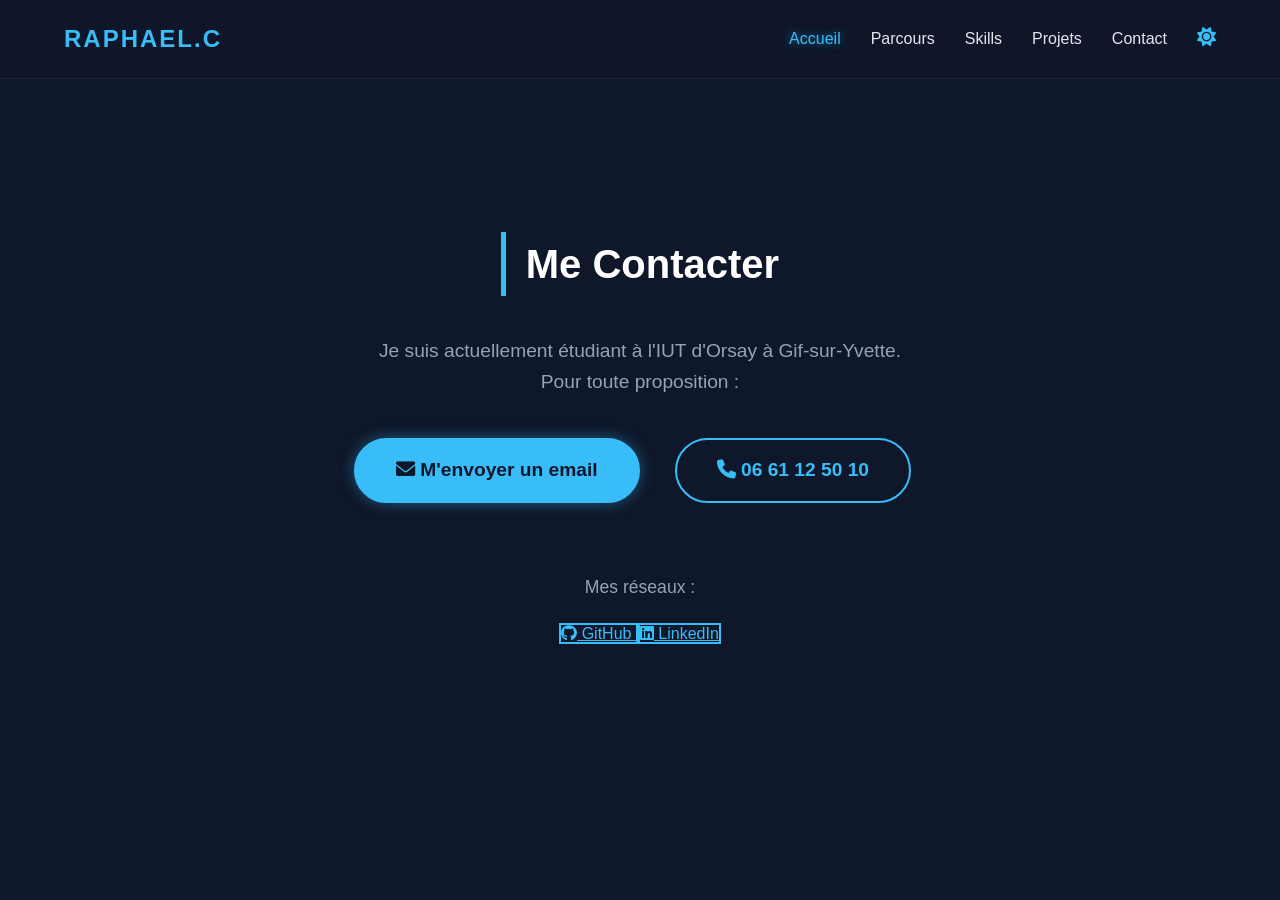
<file: contact.html>
<!DOCTYPE html>
<html lang="fr">
<head>
    <meta charset="UTF-8">
    <meta name="viewport" content="width=device-width, initial-scale=1.0">
    <title>Contact - Raphael Chichportich</title>
    <link rel="stylesheet" href="css/style.css">
    <link rel="stylesheet" href="https://cdnjs.cloudflare.com/ajax/libs/font-awesome/6.0.0/css/all.min.css">
</head>
<body>
    <nav>
        <div class="logo">RAPHAEL.C</div>
        <ul>
            <li><a href="index.html" class="active">Accueil</a></li>
            <li><a href="parcours.html">Parcours</a></li>
            <li><a href="skills.html">Skills</a></li>
            <li><a href="projets.html">Projets</a></li>
            <li><a href="contact.html">Contact</a></li>
            <li>
                <button id="theme-toggle" style="background: transparent; border: none; color: var(--accent-color); cursor: pointer; font-size: 1.2rem; transition: transform 0.3s;">
                    <i class="fas fa-sun" id="theme-icon"></i>
                </button>
            </li>
        </ul>
    </nav>

    <div class="container" style="text-align: center; display:flex; flex-direction:column; justify-content:center; align-items:center;">
        <h2>Me Contacter</h2>
        <p style="font-size: 1.2rem; margin-bottom: 40px;">
            Je suis actuellement étudiant à l'IUT d'Orsay à Gif-sur-Yvette.<br>
            Pour toute proposition :
        </p>
        
        <div style="display: flex; gap: 20px; flex-wrap: wrap; justify-content: center; margin-bottom: 40px;">
            
            <a href="mailto:raphael.chichportich.pro@gmail.com" class="btn" style="font-size: 1.2rem; padding: 15px 40px;">
                <i class="fas fa-envelope"></i> M'envoyer un email
            </a>

            <a href="tel:+33661125010" class="btn btn-outline" style="font-size: 1.2rem; padding: 15px 40px;">
                <i class="fas fa-phone"></i> 06 61 12 50 10
            </a>

        </div>

        <div style="margin-top: 30px;">
            <p style="margin-bottom: 20px;">Mes réseaux :</p>
            <div class="btn-group">
                <a href="https://github.com/RaphaelChichporichPro" target="_blank" class="btn-outline">
                    <i class="fab fa-github"></i> GitHub
                </a>
                <a href="https://www.linkedin.com/in/raphael-chichportich-63169132b/" target="_blank" class="btn-outline">
                    <i class="fab fa-linkedin"></i> LinkedIn
                </a>
            </div>
        </div>
    </div>

    <script src="js/script.js"></script>
</body>
</html>
</file>
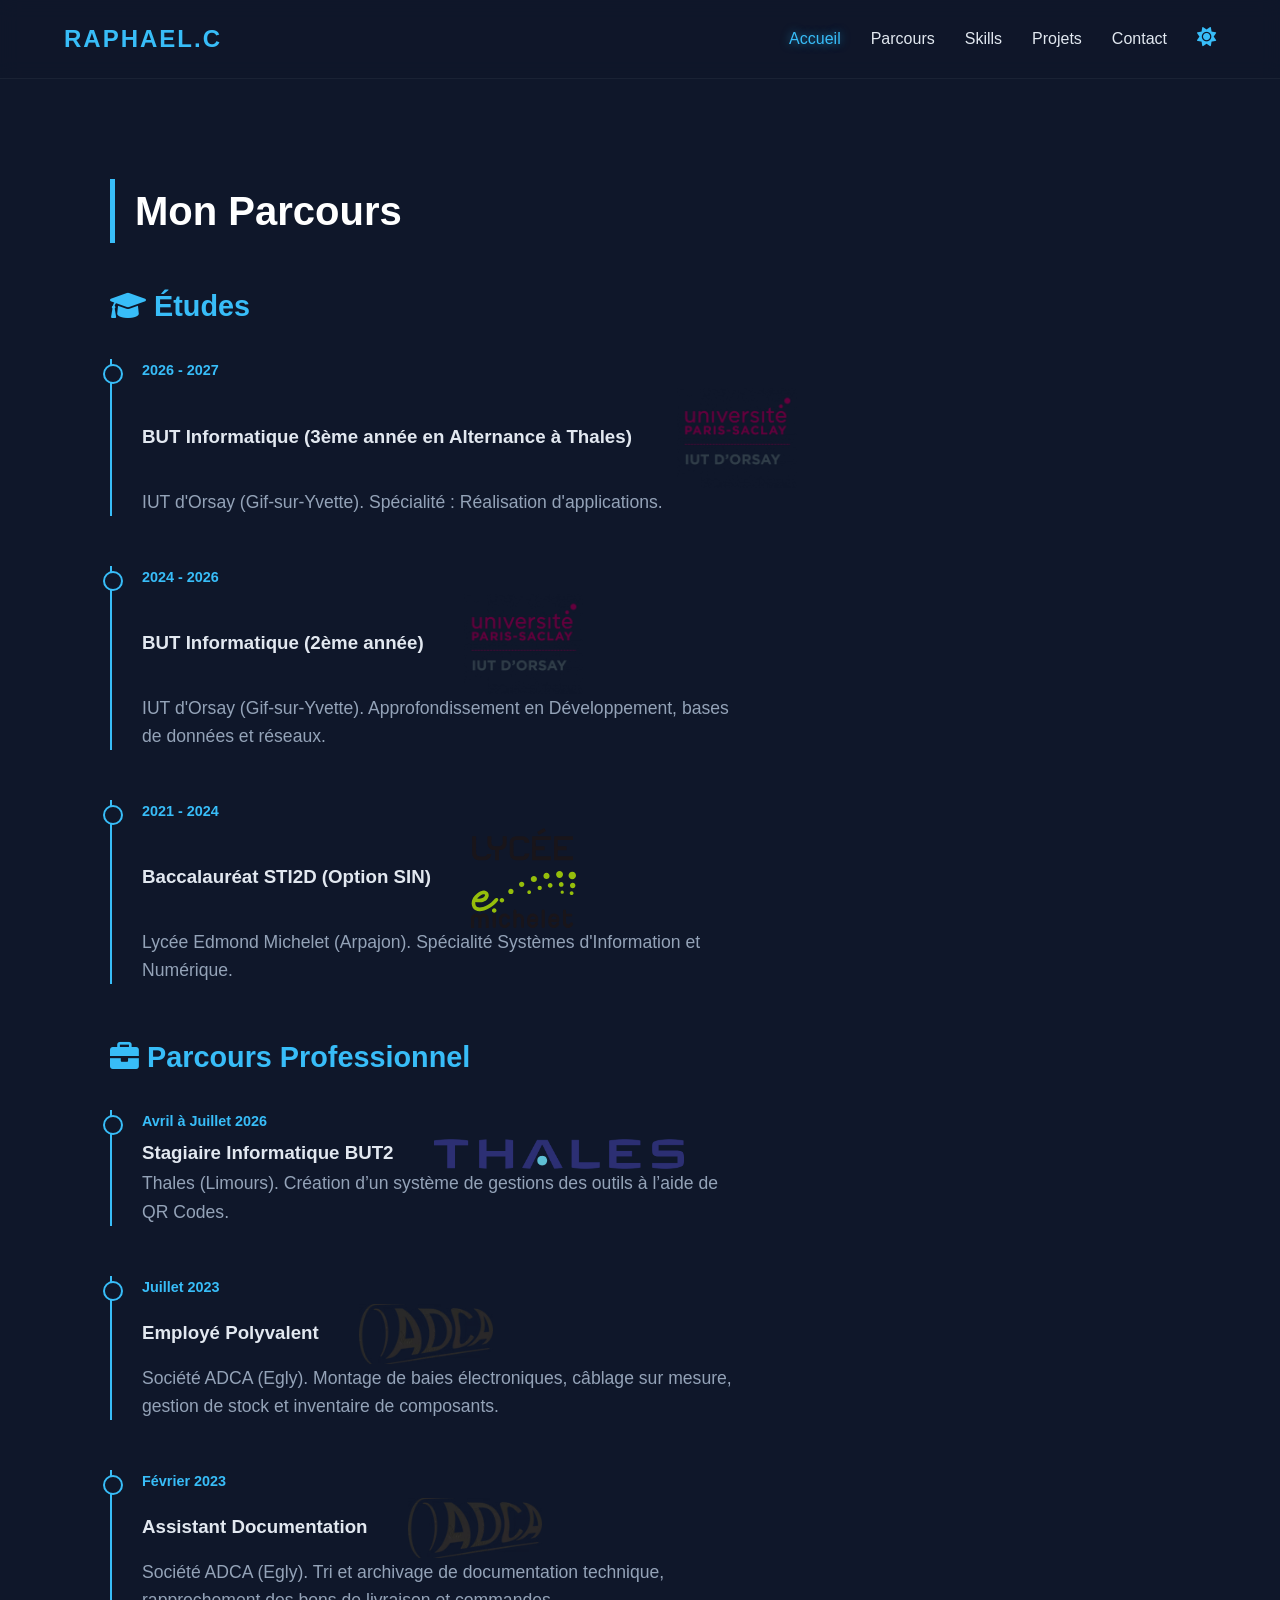
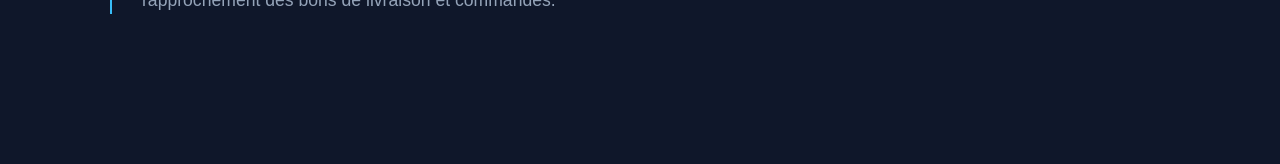
<file: parcours.html>
<!DOCTYPE html>
<html lang="fr">
<head>
    <meta charset="UTF-8">
    <meta name="viewport" content="width=device-width, initial-scale=1.0">
    <title>Parcours - Raphael Chichportich</title>
    <link rel="stylesheet" href="css/style.css">
    <link rel="stylesheet" href="https://cdnjs.cloudflare.com/ajax/libs/font-awesome/6.0.0/css/all.min.css">
</head>
<body>
    <nav>
        <div class="logo">RAPHAEL.C</div>
        <ul>
            <li><a href="index.html" class="active">Accueil</a></li>
            <li><a href="parcours.html">Parcours</a></li>
            <li><a href="skills.html">Skills</a></li>
            <li><a href="projets.html">Projets</a></li>
            <li><a href="contact.html">Contact</a></li>
            <li>
                <button id="theme-toggle" style="background: transparent; border: none; color: var(--accent-color); cursor: pointer; font-size: 1.2rem; transition: transform 0.3s;">
                    <i class="fas fa-sun" id="theme-icon"></i>
                </button>
            </li>
        </ul>
    </nav>

    <div class="container">
        <h2>Mon Parcours</h2>
        
        <h3 style="color: var(--accent-color); margin-bottom: 30px; font-size: 1.8rem;">
            <i class="fas fa-graduation-cap"></i> Études
        </h3>
        <div class="timeline">
            <div class="timeline-item">
                <span class="date">2026 - 2027</span>
                <h3>BUT Informatique (3ème année en Alternance à Thales) <img src="assets/img/logoIUT.png" alt="Logo IUT Orsay" style="height: 100px; vertical-align: middle; margin-left: 40px;"></h3>
                <p>IUT d'Orsay (Gif-sur-Yvette).
                    Spécialité : Réalisation d'applications.</p>
            </div>
        <div class="timeline">
            <div class="timeline-item">
                <span class="date">2024 - 2026</span>
                <h3>BUT Informatique (2ème année)<img src="assets/img/logoIUT.png" alt="Logo IUT Orsay" style="height: 100px; vertical-align: middle; margin-left: 40px;"></h3>
                <p>IUT d'Orsay (Gif-sur-Yvette). Approfondissement en Développement, bases de données et réseaux.</p>
            </div>

            <div class="timeline-item">
                <span class="date">2021 - 2024</span>
                <h3>Baccalauréat STI2D (Option SIN)<img src="assets/img/logoLycee.svg" alt="Logo Lycée Edmond Michelet" style="height: 100px; vertical-align: middle; margin-left: 40px;"></h3>
                <p>Lycée Edmond Michelet (Arpajon). Spécialité Systèmes d'Information et Numérique.</p>
            </div>
        </div>

        <h3 style="color: var(--accent-color); margin-bottom: 30px; margin-top: 50px; font-size: 1.8rem;">
            <i class="fas fa-briefcase"></i> Parcours Professionnel
        </h3>
        <div class="timeline">
            <div class="timeline-item">
                <span class="date">Avril à Juillet 2026</span>
                <h3>Stagiaire Informatique BUT2<img src="assets/img/logoThales.png" alt="Logo Thales" style="height: 30px; vertical-align: middle; margin-left: 40px;"></h3>
                <p>Thales (Limours). Création d’un système de gestions des outils à l’aide de QR Codes.</p>
            </div>

            <div class="timeline-item">
                <span class="date">Juillet 2023</span>
                <h3>Employé Polyvalent<img src="assets/img/logoAdca.avif" alt="Logo ADCA" style="height: 60px; vertical-align: middle; margin-left: 40px;"></h3>
                <p>Société ADCA (Egly). Montage de baies électroniques, câblage sur mesure, gestion de stock et inventaire de composants.</p>
            </div>

            <div class="timeline-item">
                <span class="date">Février 2023</span>
                <h3>Assistant Documentation<img src="assets/img/logoAdca.avif" alt="Logo ADCA" style="height: 60px; vertical-align: middle; margin-left: 40px;"></h3>
                <p>Société ADCA (Egly). Tri et archivage de documentation technique, rapprochement des bons de livraison et commandes.</p>
            </div>
        </div>
        
    </div>

    <script src="js/script.js"></script>
</body>
</html>
</file>
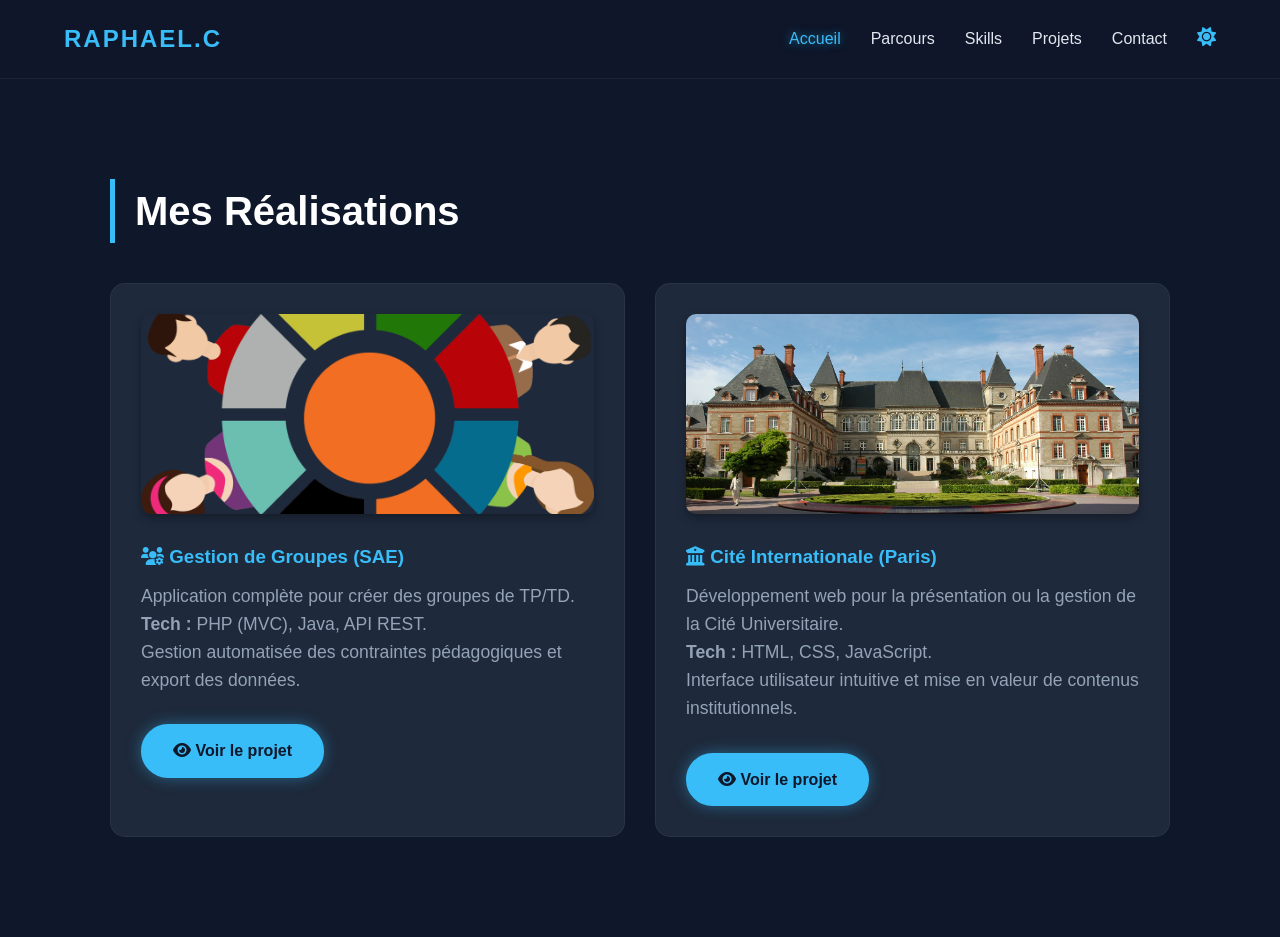
<file: projets.html>
<!DOCTYPE html>
<html lang="fr">
<head>
    <meta charset="UTF-8">
    <meta name="viewport" content="width=device-width, initial-scale=1.0">
    <title>Projets - Raphael Chichportich</title>
    <link rel="stylesheet" href="css/style.css">
    <link rel="stylesheet" href="https://cdnjs.cloudflare.com/ajax/libs/font-awesome/6.0.0/css/all.min.css">
</head>
<body>
    <nav>
        <div class="logo">RAPHAEL.C</div>
        <ul>
            <li><a href="index.html" class="active">Accueil</a></li>
            <li><a href="parcours.html">Parcours</a></li>
            <li><a href="skills.html">Skills</a></li>
            <li><a href="projets.html">Projets</a></li>
            <li><a href="contact.html">Contact</a></li>
            <li>
                <button id="theme-toggle" style="background: transparent; border: none; color: var(--accent-color); cursor: pointer; font-size: 1.2rem; transition: transform 0.3s;">
                    <i class="fas fa-sun" id="theme-icon"></i>
                </button>
            </li>
        </ul>
    </nav>

    <div class="container">
        <h2>Mes Réalisations</h2>
        <div class="grid">
            
            <div class="card">
                <img src="assets/img/gestion.png" alt="Aperçu Gestion de Groupes" style="width: 100%; height: 200px; object-fit: cover; border-radius: 10px; margin-bottom: 20px; box-shadow: 0 4px 10px rgba(0,0,0,0.3);">
                
                <h3><i class="fas fa-users-cog"></i> Gestion de Groupes (SAE)</h3>
                <p>
                    Application complète pour créer des groupes de TP/TD.
                    <br><strong>Tech :</strong> PHP (MVC), Java, API REST.
                    <br>Gestion automatisée des contraintes pédagogiques et export des données.
                </p>
                <div style="margin-top: 20px;">
                    <a href="https://raphaelchichporichpro.github.io/SAE-Constitution-Groupe/" target="_blank" class="btn">
                        <i class="fas fa-eye"></i> Voir le projet
                    </a>
                </div>
            </div>

            <div class="card">
                <img src="assets/img/Cite.jpg" alt="Aperçu Cité Internationale" style="width: 100%; height: 200px; object-fit: cover; border-radius: 10px; margin-bottom: 20px; box-shadow: 0 4px 10px rgba(0,0,0,0.3);">
                
                <h3><i class="fas fa-university"></i> Cité Internationale (Paris)</h3>
                <p>
                    Développement web pour la présentation ou la gestion de la Cité Universitaire.
                    <br><strong>Tech :</strong> HTML, CSS, JavaScript.
                    <br>Interface utilisateur intuitive et mise en valeur de contenus institutionnels.
                </p>
                <div style="margin-top: 20px;">
                    <a href="https://raphaelchichporichpro.github.io/SAE-Cit-Internationale-Universitaire-de-Paris/" target="_blank" class="btn">
                        <i class="fas fa-eye"></i> Voir le projet
                    </a>
                </div>
            </div>

        </div>
    </div>

    <script src="js/script.js"></script>
</body>
</html>
</file>
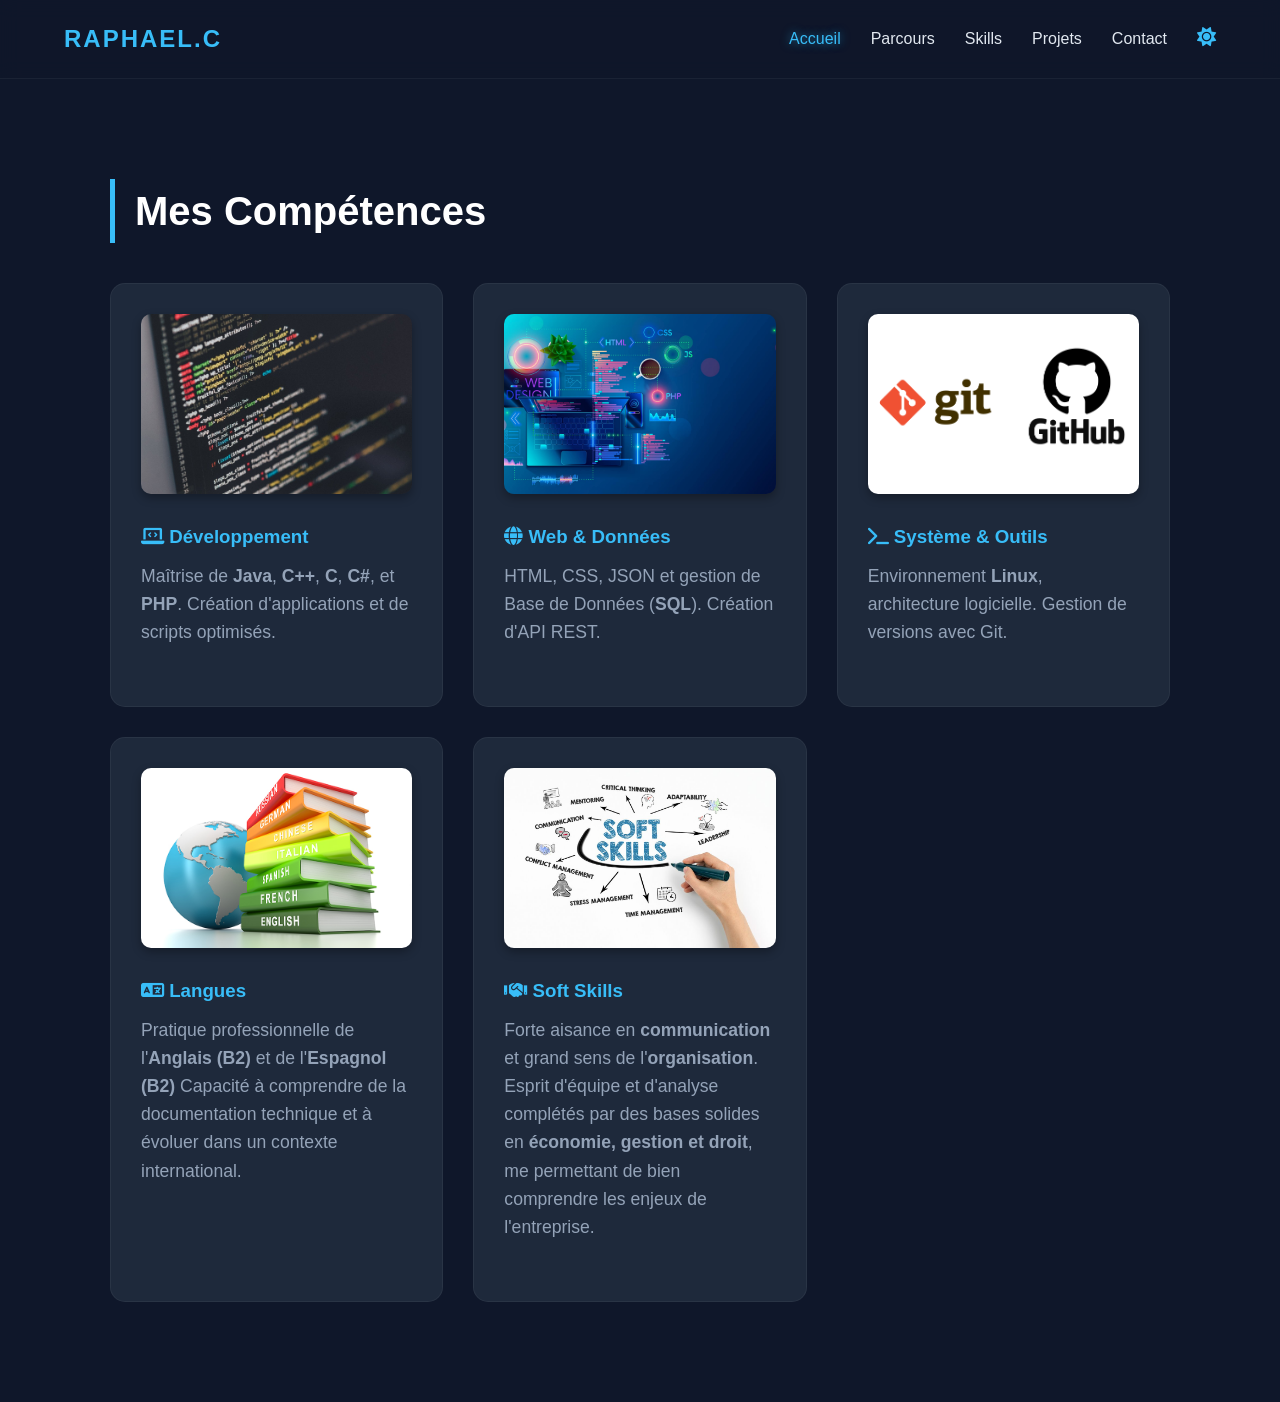
<file: skills.html>
<!DOCTYPE html>
<html lang="fr">
<head>
    <meta charset="UTF-8">
    <meta name="viewport" content="width=device-width, initial-scale=1.0">
    <title>Compétences - Raphael Chichportich</title>
    <link rel="stylesheet" href="css/style.css">
    <link rel="stylesheet" href="https://cdnjs.cloudflare.com/ajax/libs/font-awesome/6.0.0/css/all.min.css">
</head>
<body>
    <nav>
        <div class="logo">RAPHAEL.C</div>
        <ul>
            <li><a href="index.html" class="active">Accueil</a></li>
            <li><a href="parcours.html">Parcours</a></li>
            <li><a href="skills.html">Skills</a></li>
            <li><a href="projets.html">Projets</a></li>
            <li><a href="contact.html">Contact</a></li>
            <li>
                <button id="theme-toggle" style="background: transparent; border: none; color: var(--accent-color); cursor: pointer; font-size: 1.2rem; transition: transform 0.3s;">
                    <i class="fas fa-sun" id="theme-icon"></i>
                </button>
            </li>
        </ul>
    </nav>

    <div class="container">
        <h2>Mes Compétences</h2>
        <div class="grid">
            
            <div class="card">
                <img src="assets/img/dev.jpg" alt="Développement" style="width: 100%; height: 180px; object-fit: cover; border-radius: 10px; margin-bottom: 20px; box-shadow: 0 4px 10px rgba(0,0,0,0.3);">
                <h3><i class="fas fa-laptop-code"></i> Développement</h3>
                <p>Maîtrise de <strong>Java</strong>, <strong>C++</strong>, <strong>C</strong>, <strong>C#</strong>, et <strong>PHP</strong>. Création d'applications et de scripts optimisés.</p>
            </div>
            
            <div class="card">
                <img src="assets/img/web.jpg" alt="Web & Données" style="width: 100%; height: 180px; object-fit: cover; border-radius: 10px; margin-bottom: 20px; box-shadow: 0 4px 10px rgba(0,0,0,0.3);">
                <h3><i class="fas fa-globe"></i> Web & Données</h3>
                <p>HTML, CSS, JSON et gestion de Base de Données (<strong>SQL</strong>). Création d'API REST.</p>
            </div>
            
            <div class="card">
                <img src="assets/img/git.png" alt="Système & Outils" style="width: 100%; height: 180px; object-fit: cover; border-radius: 10px; margin-bottom: 20px; box-shadow: 0 4px 10px rgba(0,0,0,0.3);">
                <h3><i class="fas fa-terminal"></i> Système & Outils</h3>
                <p>Environnement <strong>Linux</strong>, architecture logicielle. Gestion de versions avec Git.</p>
            </div>
            
            <div class="card">
                <img src="assets/img/langages.jpg" alt="Langues" style="width: 100%; height: 180px; object-fit: cover; border-radius: 10px; margin-bottom: 20px; box-shadow: 0 4px 10px rgba(0,0,0,0.3);">
                <h3><i class="fas fa-language"></i> Langues</h3>
                <p>Pratique professionnelle de l'<strong>Anglais (B2)</strong>  et de l'<strong>Espagnol (B2)</strong> Capacité à comprendre de la documentation technique et à évoluer dans un contexte international.</p>
            </div>

            <div class="card">
                <img src="assets/img/soft.jpg" alt="Soft Skills" style="width: 100%; height: 180px; object-fit: cover; border-radius: 10px; margin-bottom: 20px; box-shadow: 0 4px 10px rgba(0,0,0,0.3);">
                <h3><i class="fas fa-handshake"></i> Soft Skills</h3>
                <p>Forte aisance en <strong>communication</strong>  et grand sens de l'<strong>organisation</strong>. Esprit d'équipe et d'analyse complétés par des bases solides en <strong>économie, gestion et droit</strong>, me permettant de bien comprendre les enjeux de l'entreprise.</p>
            </div>
            
        </div>
    </div>

    <script src="js/script.js"></script>
</body>
</html>
</file>
<file: css/style.css>
/* --- 1. VARIABLES & RESET --- */
:root {
    --bg-color: #0f172a;      /* Bleu nuit très sombre */
    --text-color: #e2e8f0;    /* Blanc cassé */
    --accent-color: #38bdf8;  /* Bleu néon */
    --accent-hover: #0ea5e9;
    --glass-bg: rgba(15, 23, 42, 0.8);
    --card-bg: #1e293b;
    --font-main: 'Segoe UI', Tahoma, Geneva, Verdana, sans-serif;
}
/* --- VARIABLES POUR LE MODE CLAIR --- */
body.light-mode {
    --bg-color: #f8fafc;       /* Gris très clair/blanc */
    --text-color: #0f172a;     /* Bleu nuit (ton ancien fond devient ton texte) */
    --card-bg: #ffffff;        /* Cartes blanches */
    --glass-bg: rgba(248, 250, 252, 0.8);
    --accent-color: #0284c7;   /* Un bleu un peu plus sombre pour rester lisible sur fond blanc */
    --accent-hover: #0369a1;
}

/* Ajustement pour que les titres de sections restent bien sombres en mode clair */
body.light-mode h2 {
    color: #0f172a;
}
* { margin: 0; padding: 0; box-sizing: border-box; }

body {
    background-color: var(--bg-color);
    color: var(--text-color);
    font-family: var(--font-main);
    line-height: 1.6;
    overflow-x: hidden;
}

/* --- 2. NAVIGATION --- */
nav {
    display: flex;
    justify-content: space-between;
    align-items: center;
    padding: 20px 5%;
    background: var(--glass-bg);
    backdrop-filter: blur(10px);
    position: sticky;
    top: 0;
    z-index: 100;
    border-bottom: 1px solid rgba(255,255,255,0.05);
}

.logo { font-size: 1.5rem; font-weight: 800; color: var(--accent-color); letter-spacing: 2px; }

nav ul { display: flex; list-style: none; gap: 30px; }

nav a {
    text-decoration: none;
    color: var(--text-color);
    font-weight: 500;
    position: relative;
    padding: 5px 0;
    transition: color 0.3s ease;
}

/* EFFET HOVER SUR LE MENU */
nav a.active, nav a:hover { 
    color: var(--accent-color); 
    text-shadow: 0 0 10px rgba(56, 189, 248, 0.6); /* Petite lueur néon */
}

nav a::after {
    content: '';
    position: absolute;
    width: 0; height: 2px;
    bottom: 0; left: 0;
    background-color: var(--accent-color);
    transition: width 0.3s;
    box-shadow: 0 0 10px var(--accent-color); /* Ligne lumineuse */
}
nav a:hover::after { width: 100%; }

/* --- 3. LAYOUT & TEXTES --- */
.container {
    max-width: 1100px;
    margin: 0 auto;
    padding: 100px 20px;
    min-height: 80vh;
}

.hero-container {
    display: flex;
    align-items: center;
    justify-content: center;
}

h1 { font-size: 3.5rem; line-height: 1.1; margin-bottom: 20px; }
h2 { font-size: 2.5rem; color: white; margin-bottom: 40px; border-left: 5px solid var(--accent-color); padding-left: 20px; }
p { font-size: 1.1rem; color: #94a3b8; margin-bottom: 30px; max-width: 600px; }

/* --- 4. BOUTONS (Effets renforcés) --- */
.btn {
    display: inline-block;
    padding: 12px 30px;
    background: var(--accent-color);
    color: #0f172a;
    font-weight: bold;
    border-radius: 50px;
    text-decoration: none;
    transition: all 0.3s ease;
    margin-right: 15px;
    box-shadow: 0 0 15px rgba(56, 189, 248, 0.4);
    border: 2px solid var(--accent-color); /* Pour éviter le décalage au hover */
}

.btn:hover { 
    transform: translateY(-3px) scale(1.05); /* Grossit légèrement */
    background: var(--accent-hover);
    box-shadow: 0 0 25px rgba(56, 189, 248, 0.8); /* Grosse lueur */
    color: white;
}

.btn-outline {
    background: transparent;
    border: 2px solid var(--accent-color);
    color: var(--accent-color);
    box-shadow: none;
}
.btn-outline:hover { 
    background: rgba(56, 189, 248, 0.1); 
    box-shadow: 0 0 15px rgba(56, 189, 248, 0.4);
    transform: translateY(-3px);
}

/* --- 5. GRILLES & CARTES --- */
.grid { display: grid; grid-template-columns: repeat(auto-fit, minmax(300px, 1fr)); gap: 30px; }

.card {
    background: var(--card-bg);
    padding: 30px;
    border-radius: 15px;
    border: 1px solid rgba(255,255,255,0.05);
    transition: all 0.4s ease;
    position: relative;
    overflow: hidden;
}

/* Effet quand on passe sur une carte */
.card:hover { 
    transform: translateY(-10px); 
    border-color: var(--accent-color); 
    box-shadow: 0 10px 30px rgba(0,0,0,0.5);
}
.card h3 { color: var(--accent-color); margin-bottom: 10px; }

/* --- 6. TIMELINE --- */
.timeline-item {
    border-left: 2px solid var(--accent-color);
    padding-left: 30px;
    margin-bottom: 50px;
    position: relative;
}
.timeline-item::before {
    content: '';
    width: 16px; height: 16px;
    background: var(--bg-color);
    border: 2px solid var(--accent-color);
    position: absolute;
    left: -9px; top: 5px;
    border-radius: 50%;
    transition: background 0.3s;
}
/* Le point s'allume au survol */
.timeline-item:hover::before {
    background: var(--accent-color);
    box-shadow: 0 0 10px var(--accent-color);
}
.date { font-size: 0.9rem; color: var(--accent-color); font-weight: bold; margin-bottom: 5px; display: block; }

/* --- 7. ANIMATIONS JS --- */
/* Typing Effect */
.typing-text::after {
    content: '|';
    animation: blink 1s infinite;
    color: var(--accent-color);
}
@keyframes blink { 0%, 100% { opacity: 1; } 50% { opacity: 0; } }

/* Scroll Reveal */
.hidden { opacity: 0; transform: translateY(50px); transition: all 0.8s ease-out; }
.visible { opacity: 1; transform: translateY(0); }

/* --- 8. RESPONSIVE --- */
@media (max-width: 768px) {
    nav { flex-direction: column; gap: 15px; }
    nav ul { gap: 15px; flex-wrap: wrap; justify-content: center; }
    h1 { font-size: 2.5rem; }
}
</file>
